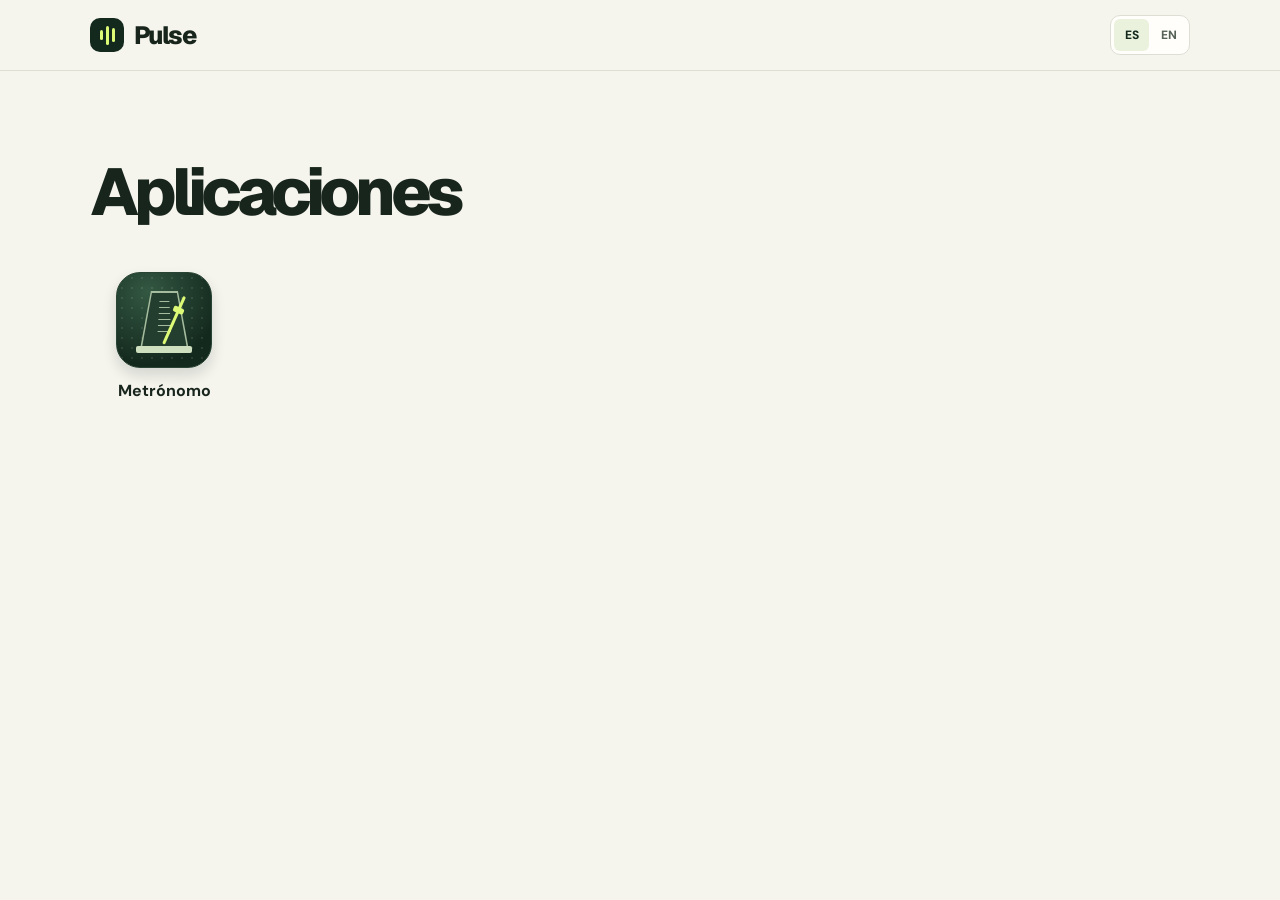
<file: index.html>
<!doctype html>
<html lang="es">
<head>
<meta charset="utf-8">
<meta name="viewport" content="width=device-width,initial-scale=1">
<meta name="theme-color" content="#f5f4ed">
<title>Pulse</title>
<link rel="preconnect" href="https://fonts.googleapis.com">
<link rel="preconnect" href="https://fonts.gstatic.com" crossorigin>
<link href="https://fonts.googleapis.com/css2?family=DM+Sans:wght@400;500;600;700&family=Geist:wght@400;600;700;800&display=swap" rel="stylesheet">
<link rel="stylesheet" href="navigation.css">
<style>
:root{color-scheme:light;--paper:#f5f4ed;--white:#fffefa;--ink:#18251c;--muted:#566256;--line:#dedfd4;--green:#14291e;--lime:#ddfa77;--soft:#eaf2dd}
*{box-sizing:border-box}
body{margin:0;min-height:100svh;background:var(--paper);color:var(--ink);font-family:"DM Sans",system-ui,sans-serif}
button{font:inherit;cursor:pointer}
.shell{width:min(1100px,calc(100% - 64px));margin:auto}
.mast{border-bottom:1px solid var(--line)}
.mast .shell{height:70px;display:flex;align-items:center;justify-content:space-between}
.brand{display:flex;align-items:center;gap:10px;font:800 25px Geist,system-ui,sans-serif;letter-spacing:-.065em}
.logo{width:34px;height:34px;display:flex;align-items:center;justify-content:center;gap:3px;border-radius:10px;background:var(--green)}
.logo i{width:3px;height:10px;border-radius:3px;background:var(--lime)}
.logo i:nth-child(2){height:19px}
.logo i:nth-child(3){height:14px}
main{padding:clamp(38px,8vw,86px) 0 64px}
h1{margin:0 0 32px;font:800 clamp(40px,7vw,66px)/1.05 Geist,system-ui,sans-serif;letter-spacing:-.075em}
.apps{display:grid;grid-template-columns:repeat(auto-fill,minmax(124px,1fr));gap:24px;max-width:840px;list-style:none;margin:0;padding:0}
.app-tile{display:grid;justify-items:center;gap:12px;width:100%;padding:14px 4px 12px;color:var(--ink);text-decoration:none;font-weight:700;border-radius:19px}
.app-tile:hover{background:#e9ecdf}
.app-icon{position:relative;isolation:isolate;overflow:hidden;display:grid;place-items:center;width:96px;aspect-ratio:1;border-radius:24px;border:1px solid #294433;background:radial-gradient(circle at 33% 20%,#335842,#14291e 74%);box-shadow:0 7px 14px #172a2226}
.app-icon::before{content:"";position:absolute;inset:0;background:radial-gradient(#f3fedf 1px,transparent 1px) 0 0/10px 10px;opacity:.10;z-index:-1}
.metronome-icon{position:relative;width:50px;height:62px;margin-top:3px}
.metronome-icon::before,.metronome-icon::after{content:"";position:absolute;inset:0;clip-path:polygon(23% 0,77% 0,100% 100%,0 100%)}
.metronome-icon::before{background:#a6bc9e}
.metronome-icon::after{inset:2px;background:#233d2e}
.dial-marks{position:absolute;z-index:1;top:10px;left:18px;width:14px;height:34px;background:repeating-linear-gradient(to bottom,#a6bc9e 0 1px,transparent 1px 6px);clip-path:polygon(15% 0,85% 0,100% 100%,0 100%)}
.pendulum{position:absolute;z-index:2;bottom:9px;left:23px;width:3px;height:52px;background:var(--lime);border-radius:3px;transform:rotate(24deg);transform-origin:bottom}
.pendulum::before{content:"";position:absolute;left:-4px;top:12px;width:11px;height:6px;border-radius:2px;background:var(--lime)}
.base{position:absolute;z-index:3;bottom:0;left:-3px;width:56px;height:7px;border-radius:2px;background:#cfe0c1}
@media(max-width:900px){.shell{width:calc(100% - 40px)}}
@media(max-width:690px){.shell{width:calc(100% - 28px)}.mast .shell{height:57px}.apps{grid-template-columns:repeat(auto-fill,minmax(100px,1fr));gap:10px}.app-icon{width:80px;border-radius:20px}.metronome-icon{scale:.85}}
</style>
</head>
<body>
<header class="mast">
  <div class="shell">
    <a class="brand" href="index.html" data-page="index.html" data-i18n-label="home" aria-label="Inicio de Pulse"><span class="logo" aria-hidden="true"><i></i><i></i><i></i></span>Pulse</a>
    <div class="languages" role="group" aria-label="Idioma" data-i18n-label="language">
      <button type="button" data-language="es" lang="es" aria-label="Español" aria-pressed="true">ES</button>
      <button type="button" data-language="en" lang="en" aria-label="English" aria-pressed="false">EN</button>
    </div>
  </div>
</header>
<main class="shell">
  <h1 data-i18n="tools">Aplicaciones</h1>
  <ul class="apps">
    <li>
      <a class="app-tile" href="metronome.html" data-page="metronome.html">
        <span class="app-icon" aria-hidden="true"><span class="metronome-icon"><i class="dial-marks"></i><i class="pendulum"></i><i class="base"></i></span></span>
        <span data-i18n="metronome">Metrónomo</span>
      </a>
    </li>
  </ul>
</main>
<script src="i18n.js"></script>
<script>initLanguage();</script>
</body>
</html>
</file>
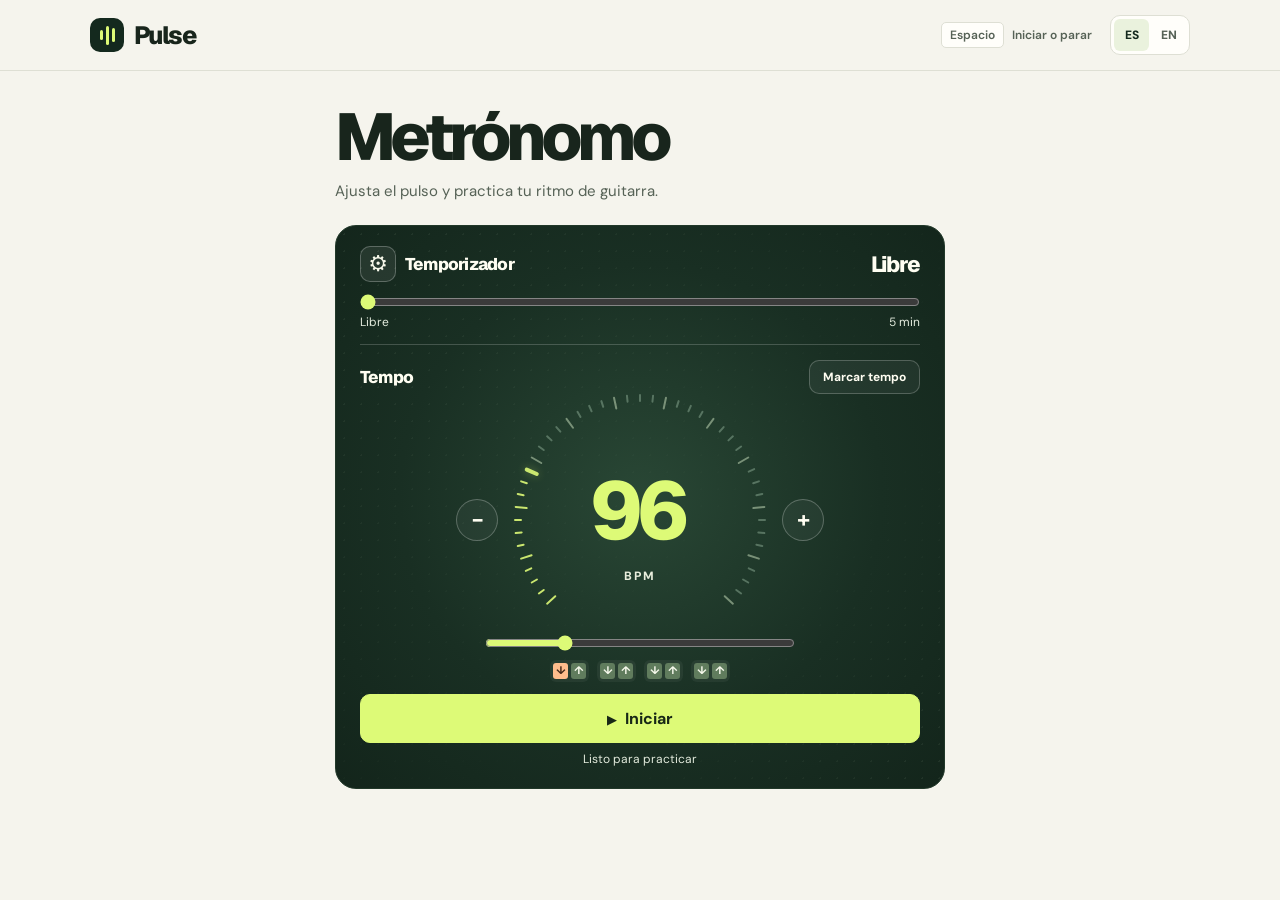
<file: metronome.html>
<!doctype html>
<html lang="es">
<head>
<meta charset="utf-8">
<meta name="viewport" content="width=device-width,initial-scale=1">
<meta name="theme-color" content="#f5f4ed">
<title>Pulse — Metrónomo</title>
<link rel="stylesheet" href="navigation.css">
<link rel="preconnect" href="https://fonts.googleapis.com">
<link rel="preconnect" href="https://fonts.gstatic.com" crossorigin>
<link href="https://fonts.googleapis.com/css2?family=DM+Sans:wght@400;500;600;700&family=Geist:wght@400;600;700;800&display=swap" rel="stylesheet">
<style>
:root{color-scheme:light;--paper:#f5f4ed;--white:#fffefa;--ink:#18251c;--muted:#566256;--line:#dedfd4;--green:#14291e;--lime:#ddfa77;--soft:#eaf2dd;--orange:#ffbd8c}
*{box-sizing:border-box}body{margin:0;background:var(--paper);color:var(--ink);font-family:"DM Sans",system-ui,sans-serif}button,input,select{font:inherit;color:inherit}button,select,input[type=range]{cursor:pointer}button:focus-visible,input:focus-visible,select:focus-visible{outline:3px solid #628633;outline-offset:3px}button{border:1px solid var(--line);background:var(--white);border-radius:10px;font-weight:700;transition:background .15s,color .15s,border-color .15s}button:hover{border-color:#839279}button:disabled{cursor:default;opacity:.55}h1,h2,p{margin:0}h1,h2,.brand{font-family:Geist,system-ui,sans-serif}h1{font-size:clamp(42px,6vw,66px);font-weight:800;letter-spacing:-.075em;line-height:1.07}h2{font-size:21px;letter-spacing:-.045em;font-weight:800}.shell{width:min(1100px,calc(100% - 64px));margin:auto}.mast{border-bottom:1px solid var(--line)}.mast .shell{height:70px;display:flex;justify-content:space-between;align-items:center}.brand{font-weight:800;font-size:25px;letter-spacing:-.065em;display:flex;align-items:center;gap:10px}.logo{width:34px;height:34px;background:var(--green);border-radius:10px;display:flex;align-items:center;justify-content:center;gap:3px}.logo i{width:3px;border-radius:3px;height:10px;background:var(--lime)}.logo i:nth-child(2){height:19px}.logo i:nth-child(3){height:14px}.key{font-size:12px;color:var(--muted);font-weight:600;display:flex;gap:8px;align-items:center}kbd{font:inherit;background:var(--white);border:1px solid var(--line);border-radius:5px;padding:4px 8px}
main{padding:31px 0 42px}.intro{margin-bottom:24px}.intro p{margin-top:8px;color:var(--muted);font-size:15px}.card{background:var(--white);border:1px solid var(--line);border-radius:21px;padding:20px}.tempo{position:relative;isolation:isolate;overflow:hidden;background:radial-gradient(ellipse at 50% 48%,#294735 0%,#192f23 56%,#13251b 100%);color:#fffef2;border:1px solid #213829;display:flex;flex-direction:column;justify-content:space-between;padding:20px 24px}.tempo:before{content:"";position:absolute;inset:0;z-index:-1;background-image:radial-gradient(#ecffda 1px,transparent 1px);background-size:17px 17px;opacity:.065;mask-image:linear-gradient(135deg,#000,transparent 67%,#000)}.tempo header,.card header,.rhythm-head{display:flex;justify-content:space-between;align-items:center;gap:12px}.tempo h2{font-size:17px}.tap{padding:8px 13px;background:#ffffff0d;border-color:#ffffff38;color:#fffef2;font-size:12px}.tap:hover{background:#ffffff1a}.dial-row{display:flex;align-items:center;justify-content:center;gap:16px}.dial{width:252px;aspect-ratio:1;position:relative;display:grid;place-items:center;flex-shrink:0}.ring{position:absolute;inset:0;pointer-events:none}.tick{position:absolute;left:calc(50% - 1px);top:0;width:2px;height:100%;transform:rotate(var(--angle))}.tick:before{content:"";display:block;height:8px;background:#73927d;border-radius:2px;opacity:.66}.tick.major:before{height:13px;background:#a7bea0}.tick.passed:before{background:var(--lime);opacity:.9}.tick.current:before{height:15px;width:4px;margin-left:-1px;box-shadow:0 0 9px #ddfa7760}.dial-value{text-align:center;margin-top:3px;position:relative}.dial-value input{width:174px;text-align:center;display:block;border:0;border-radius:12px;background:transparent;color:var(--lime);font-family:Geist,sans-serif;font-size:81px;font-weight:800;letter-spacing:-.095em;line-height:1;padding:0 8px 0 0;appearance:textfield;cursor:text}.dial-value input::-webkit-inner-spin-button,.dial-value input::-webkit-outer-spin-button{appearance:none;margin:0}.dial-value span{display:block;font-size:12px;font-weight:800;letter-spacing:.17em;color:#e8eddc;margin-top:5px}.step{width:42px;height:42px;flex-shrink:0;border-radius:50%;background:#ffffff0b;border-color:#ffffff40;color:#fffef2;font-size:23px;line-height:1}.step:hover{background:#ffffff20}.tempo-range{display:block;width:min(310px,100%);margin:-10px auto 18px;accent-color:var(--lime);height:14px}.play{background:var(--lime);border-color:var(--lime);color:#172716;width:100%;padding:13px;font-size:16px;min-height:49px}.play:hover{background:#edffa9;border-color:#edffa9}.play-icon{display:inline-block;margin-right:8px;font-size:13px}.card label.title,.label{display:block;font-size:12px;font-weight:700;color:var(--muted);margin-bottom:6px}.config{display:grid;grid-template-columns:1fr 1.25fr;gap:12px;margin-top:15px}select{width:100%;min-height:38px;border:1px solid var(--line);border-radius:9px;background:#f7f8f2;padding:4px 8px;font-weight:700;font-size:14px}.quick{display:grid;grid-auto-flow:column;grid-auto-columns:1fr;gap:5px}.quick button{min-height:33px;font-size:12px;padding:4px;white-space:nowrap}.quick button[aria-pressed=true]{background:var(--soft);border-color:#a8ba96;color:#284220}.count{margin-top:13px}.time{font-size:22px;font-family:Geist,sans-serif;font-weight:800;letter-spacing:-.05em;font-variant-numeric:tabular-nums}.sound-row{display:grid;grid-template-columns:minmax(90px,.8fr) 1fr auto;align-items:end;gap:10px;margin-top:9px}.sound-row select{min-height:33px}.volume{width:100%;accent-color:#365b36;height:18px;margin:0 0 7px;display:block}.mute{font-size:11px;min-height:33px;padding:4px 8px}.rhythm{margin-top:16px}.rhythm-head{align-items:flex-start}.rhythm-head p{font-size:13px;color:var(--muted);margin-top:4px}.rhythm-head select{width:auto;min-height:34px}.pattern{display:grid;grid-template-columns:repeat(var(--groups),minmax(0,1fr));gap:10px;margin-top:14px}.beat{display:grid;gap:4px;grid-template-columns:repeat(var(--sub),minmax(0,1fr));background:#f2f4eb;padding:5px;border-radius:11px}.cell{position:relative;min-width:0;min-height:47px;padding:3px 1px;display:grid;align-content:center;justify-items:center;gap:1px;background:#fffefa;color:#4f624f;border-color:#e0e4d8;border-radius:7px}.cell .count-label{font-size:10px;font-weight:800}.cell .stroke{font-size:19px;line-height:1}.cell[data-mode=2]{background:var(--orange);color:#452918;border-color:#f2a875}.cell[data-mode=0]{background:transparent;border-style:dashed;color:#5f6a5c}.cell.active{outline:2px solid #33592b;outline-offset:-2px;background:var(--lime);color:#1b321b}.legend{display:flex;flex-wrap:wrap;gap:6px 15px;align-items:center;font-size:11px;color:var(--muted);margin-top:10px}.legend b{color:var(--ink);font-size:15px;margin-right:3px}.legend .accent{color:#884718}.status{color:#e3ebdd;font-size:12px;text-align:center;margin-top:8px;min-height:17px}.sr{position:absolute;width:1px;height:1px;overflow:hidden;clip-path:inset(50%);white-space:nowrap}
@media(max-width:900px){.shell{width:calc(100% - 40px)}.dial-row{gap:9px}.dial{width:215px}.dial-value input{font-size:70px;width:151px}.tempo,.card{padding:16px}.pattern{grid-template-columns:repeat(var(--compact),minmax(0,1fr))}}
@media(max-width:690px){.shell{width:calc(100% - 28px)}.mast .shell{height:57px}.key{display:none}main{padding-top:22px}.intro{margin-bottom:17px}.dial{width:231px}.tempo-range{margin-top:-8px}.rhythm{margin-top:12px}.rhythm-head{flex-wrap:wrap}.pattern{grid-template-columns:repeat(var(--mobile),minmax(0,1fr));gap:6px}.beat{padding:4px}.cell{min-height:42px}}
@media(max-width:360px){.dial{width:191px}.dial-value input{font-size:60px;width:135px}.step{width:35px;height:35px}.quick button{font-size:11px}}
.cell[data-mode="0"].active{background:#d6ddd1;color:#3e4e3e;outline-color:#788876}
.tempo .tempo-range{margin-bottom:10px}
.pattern-preview{display:flex;flex-wrap:wrap;justify-content:center;gap:5px 8px;max-width:100%;margin:0 auto 12px}
.preview-beat{display:flex;gap:3px;padding:3px;background:#ffffff0c;border-radius:6px}
.preview-step{display:grid;place-items:center;width:15px;height:16px;border-radius:3px;background:#607c5d;color:#f5f8eb;font-size:11px;font-weight:800;line-height:1}
.preview-step[data-mode="0"]{background:#394741;color:#9aa59f}
.preview-step[data-mode="2"]{background:var(--orange);color:#452918}
.preview-step.active{background:var(--lime);color:#1b321b;box-shadow:0 0 0 1px #efffb6}
.preview-step[data-mode="0"].active{background:#66746c;color:#e3e8e3;box-shadow:0 0 0 1px #8f9c93}
.pattern[data-custom="true"] .cell{min-height:57px}
.pattern[data-custom="true"] .cell[data-mode="1"]:not(.active){background:#ddedc7;border-color:#88a575;color:#294724}
.pattern[data-custom="true"] .cell[data-mode="0"]:not(.active){background:#edf0e9;border-color:#a8b2a1;color:#586454}
.cell::after{display:none;content:attr(data-symbol);font-size:11px;line-height:1;font-weight:800}
.pattern[data-custom="true"] .cell::after{display:block}
.drum-control{display:flex;align-items:center;gap:8px;margin-top:13px;font-size:13px;font-weight:700;cursor:pointer}
.drum-control input{width:17px;height:17px;margin:0;accent-color:#365b36;cursor:pointer}
.save-row{display:flex;flex-wrap:wrap;align-items:center;gap:10px;margin-top:12px}
.save-row[hidden]{display:none}
.save-row button{padding:7px 11px;background:var(--soft);border-color:#a8ba96;font-size:13px}
.save-row span{color:var(--muted);font-size:12px}
.session-timer{margin-bottom:15px;padding-bottom:14px;border-bottom:1px solid #ffffff30}
.session-timer header{margin-bottom:8px}
.duration-range{display:block;width:100%;height:24px;margin:0;accent-color:var(--lime)}
.duration-range:disabled{cursor:default;opacity:.6}
.duration-scale{display:flex;justify-content:space-between;color:#e3ebdd;font-size:12px}
.count-card .quick{margin-top:12px}
main.shell{max-width:610px}
.timer-title{display:flex;align-items:center;gap:9px}
.settings-button{display:grid;place-items:center;width:36px;height:36px;padding:0;background:#ffffff13;color:#f7f8ea;border-color:#ffffff40}
.settings-button span{font-size:22px;line-height:1}
.settings-button:hover{background:#ffffff26;border-color:#ffffff80}
.settings{width:min(740px,calc(100% - 28px));max-width:none;max-height:calc(100% - 28px);padding:20px;border:1px solid var(--line);border-radius:21px;background:var(--paper);color:var(--ink);box-shadow:0 18px 70px #101d1850;overscroll-behavior:contain}
.settings::backdrop{background:#101e17a6}
.settings-header{display:flex;justify-content:space-between;align-items:center;gap:12px;margin-bottom:14px}
.settings-header h2{font-size:27px}
.settings-close{padding:8px 13px;font-size:13px}
.settings-grid{display:grid;grid-template-columns:repeat(2,minmax(0,1fr));gap:12px}
.settings .card{padding:16px}
.settings-sound{grid-column:1/-1}
@media(max-width:630px){.settings{padding:14px}.settings-grid{grid-template-columns:1fr}.settings .card{padding:13px}}
@media(prefers-reduced-motion:reduce){button{transition:none}}
</style>
</head>
<body>
<header class="mast">
  <div class="shell">
    <a class="brand" href="index.html" data-page="index.html" data-i18n-label="home" aria-label="Inicio de Pulse"><span class="logo" aria-hidden="true"><i></i><i></i><i></i></span>Pulse</a>
    <div class="header-controls">
    <span class="key"><kbd data-i18n="space">Espacio</kbd><span data-i18n="shortcut">Iniciar o parar</span></span>
    <div class="languages" role="group" aria-label="Idioma" data-i18n-label="language">
      <button type="button" data-language="es" lang="es" aria-label="Español" aria-pressed="true">ES</button>
      <button type="button" data-language="en" lang="en" aria-label="English" aria-pressed="false">EN</button>
    </div>
    </div>
  </div>
</header>
<main class="shell">
<div class="intro"><h1 data-i18n="metronome">Metrónomo</h1><p data-i18n="practice">Ajusta el pulso y practica tu ritmo de guitarra.</p></div>
<section class="tempo card" aria-labelledby="tempo-heading">
<div class="session-timer" role="group" aria-labelledby="timer-heading">
<header><div class="timer-title"><button type="button" class="settings-button" id="open-settings" aria-label="Abrir configuración" data-i18n-label="openSettings" aria-haspopup="dialog" aria-controls="settings"><span aria-hidden="true">⚙</span></button><h2 id="timer-heading" data-i18n="timer">Temporizador</h2></div><output class="time" id="remaining" for="duration-range" aria-label="Tiempo restante" data-i18n-label="remaining" aria-live="off">Libre</output></header>
<input type="range" class="duration-range" id="duration-range" min="0" max="300" step="15" value="0" aria-label="Duración de la sesión" data-i18n-label="duration" aria-valuetext="Libre">
<div class="duration-scale" aria-hidden="true"><span data-i18n="free">Libre</span><span>5 min</span></div>
</div>
<header><h2 id="tempo-heading" data-i18n="tempo">Tempo</h2><button class="tap" id="tap" data-i18n="tap">Marcar tempo</button></header>
<div class="dial-row"><button class="step" id="slower" aria-label="Bajar un BPM" data-i18n-label="slower">−</button><div class="dial"><div class="ring" id="ring" aria-hidden="true"></div><label class="dial-value"><input type="number" id="bpm" min="30" max="300" inputmode="numeric" value="96" aria-label="Tempo en BPM" data-i18n-label="bpm"><span aria-hidden="true">BPM</span></label></div><button class="step" id="faster" aria-label="Subir un BPM" data-i18n-label="faster">+</button></div>
<input type="range" id="tempo-range" class="tempo-range" min="30" max="300" value="96" aria-label="Ajustar el tempo" data-i18n-label="adjustTempo">
<div id="pattern-preview" class="pattern-preview" aria-hidden="true"></div>
<button id="play" class="play"><span class="play-icon" aria-hidden="true">▶</span><span data-i18n="start">Iniciar</span></button>
<p id="status" class="status" role="status" data-i18n="ready">Listo para practicar</p>
</section>
</main>
<dialog id="settings" class="settings" aria-labelledby="settings-heading">
<header class="settings-header">
<h2 id="settings-heading" data-i18n="settings">Configuración</h2>
<form method="dialog"><button class="settings-close" autofocus data-i18n="close">Cerrar</button></form>
</header>
<div class="settings-grid">
<section class="card" aria-labelledby="time-signature-heading">
<header><h2 id="time-signature-heading" data-i18n="meterAndSubdivision">Compás y subdivisión</h2></header>
<div class="config">
<label><span class="title" data-i18n="meter">Compás</span><select id="meter"><option>2/4</option><option>3/4</option><option selected>4/4</option><option>5/4</option><option>7/4</option><option>6/8</option><option>7/8</option><option>9/8</option><option>12/8</option></select></label>
<label><span class="title" data-i18n="subdivision">Subdivisión</span><select id="division"><option value="1">Un clic por pulso</option><option value="2" selected>Dos por pulso</option><option value="3">Tres por pulso</option><option value="4">Cuatro por pulso</option></select></label>
</div>
</section>
<section class="card count-card" aria-labelledby="count-heading">
<h2 id="count-heading" data-i18n="countIn">Cuenta de entrada</h2>
<div class="quick" id="counts" role="group" aria-label="Cuenta de entrada" data-i18n-label="countIn"><button data-value="0" aria-pressed="false" data-i18n="noCount">Sin cuenta</button><button data-value="3" aria-pressed="false" data-i18n="threeBeats">3 pulsos</button><button data-value="4" aria-pressed="true" data-i18n="fourBeats">4 pulsos</button></div>
</section>
<section class="card settings-sound" aria-labelledby="sound-heading">
<header><h2 id="sound-heading" data-i18n="sound">Sonido</h2></header>
<div class="sound-row"><label><span class="sr" data-i18n="tone">Timbre</span><select id="tone"><option value="wood" data-i18n="wood">Madera</option><option value="click" data-i18n="click">Clic</option><option value="digital" data-i18n="digital">Digital</option></select></label><label><span class="sr" data-i18n="volume">Volumen</span><input id="volume" type="range" min="0" max="100" value="67" class="volume"></label><button id="mute" class="mute" aria-pressed="false" data-i18n="mute">Silenciar</button></div>
<label class="drum-control"><input id="drums" type="checkbox"> <span data-i18n="drums">Batería de acompañamiento</span></label>
</section>
</div>
<section class="card rhythm" aria-labelledby="rhythm-heading">
<div class="rhythm-head"><div><h2 id="rhythm-heading" data-i18n="pattern">Patrón de guitarra</h2><p data-i18n="patternHelp">Toca una casilla para alternar entre clic, acento y silencio.</p></div>
<label><span class="sr" data-i18n="preset">Patrón predefinido</span><select id="preset"><option value="all" data-i18n="all">Todos los golpes</option><option value="down" data-i18n="downOnly">Solo púa ↓</option><option value="up" data-i18n="upOnly">Solo contrapúa ↑</option><option value="custom" data-i18n="custom">Personalizado</option></select></label></div>
<div id="pattern" class="pattern"></div>
<div class="save-row" id="save-row" hidden><button id="save-pattern" data-i18n="save">Guardar patrón</button><span id="save-status" role="status"></span></div>
<div class="legend"><span><b>↓</b> <span data-i18n="downstroke">Púa</span></span><span><b>↑</b> <span data-i18n="upstroke">Contrapúa</span></span><span><b>✓</b> <span data-i18n="click">Clic</span></span><span><b class="accent">●</b> <span data-i18n="accent">Acento</span></span><span><b>−</b> <span data-i18n="silence">Silencio</span></span></div>
</section>
</dialog>
<script src="i18n.js"></script>
<script>
const $ = id => document.getElementById(id);
const bpmInput = $('bpm');
const slider = $('tempo-range');
const status = $('status');
const remaining = $('remaining');
const durationRange = $('duration-range');
const playButton = $('play');
const settings = $('settings');
const ticks = Array.from({length: 45}, (_, index) => {
  const tick = document.createElement('i');
  tick.className = 'tick' + (index % 4 === 0 ? ' major' : '');
  tick.style.setProperty('--angle', (index * 6 - 132) + 'deg');
  $('ring').append(tick);
  return tick;
});
let bpm = 96;
let duration = 0;
let countIn = 4;
let lastTap = 0;
let tapIntervals = [];
let modes = [];
let cells = [];
let previewSteps = [];
const patternDrafts = new Map();
const patternStorageKey = 'pulso.patterns.v1';
let savedPatterns = {};
try {
  const stored = JSON.parse(localStorage.getItem(patternStorageKey));
  if (stored && typeof stored === 'object' && !Array.isArray(stored)) savedPatterns = stored;
} catch {
  // The pattern editor also works when browser storage is unavailable.
}
let audio;
let output;
let drumNoise;
let session;
let startRequest = 0;
let activeStep;

function setTempo(raw) {
  if (raw !== '' && Number.isFinite(Number(raw))) {
    bpm = Math.max(30, Math.min(300, Math.round(Number(raw))));
  }
  bpmInput.value = slider.value = bpm;
  const position = Math.round((bpm - 30) / 270 * (ticks.length - 1));
  ticks.forEach((tick, index) => {
    tick.classList.toggle('passed', index <= position);
    tick.classList.toggle('current', index === position);
  });
}
function pulseCount() {
  const meter = $('meter').value;
  return {'6/8': 2, '9/8': 3, '12/8': 4}[meter] ?? Number(meter.split('/')[0]);
}
function isCompoundMeter() {
  return ['6/8', '9/8', '12/8'].includes($('meter').value);
}
function subdivisionLabels() {
  const meter = $('meter').value;
  const labels = [t('onePerBeat'), t('eighth'), t('triplets'), t('sixteenth')];
  if (isCompoundMeter()) {
    labels.splice(1, 3, t('twoPerBeat'), t('compoundEighth'), t('fourPerBeat'));
  }
  if (meter === '7/8') labels.splice(1, 3, t('sixteenthPair'), t('threePerBeat'), t('thirtySecond'));
  Array.from($('division').options).forEach((option, index) => option.text = labels[index]);
}
function setCell(index, mode) {
  modes[index] = mode;
  cells[index].dataset.mode = mode;
  previewSteps[index].dataset.mode = mode;
  cells[index].dataset.symbol = ['−', '✓', '●'][mode];
  labelCell(index);
}
function labelCell(index) {
  const cell = cells[index];
  const sub = Number($('division').value);
  cell.setAttribute('aria-label', t('step', {
    beat: Math.floor(index / sub) + 1,
    slot: index % sub + 1,
    direction: t(cell.dataset.direction).toLocaleLowerCase(pulseLanguage),
    sound: t(['silence', 'click', 'accent'][modes[index]]).toLocaleLowerCase(pulseLanguage)
  }));
}
function labelPattern() {
  const sub = Number($('division').value);
  const ternary = pulseLanguage === 'es' ? ['la', 'li'] : isCompoundMeter() ? ['&', 'a'] : ['trip', 'let'];
  const syllables = {2: ['&'], 3: ternary, 4: ['e', '&', 'a']};
  cells.forEach((cell, index) => {
    const slot = index % sub;
    cell.firstElementChild.textContent = slot ? syllables[sub][slot - 1] : Math.floor(index / sub) + 1;
    labelCell(index);
  });
}
function showActiveStep(index) {
  cells[activeStep]?.classList.remove('active');
  previewSteps[activeStep]?.classList.remove('active');
  activeStep = index;
  cells[index]?.classList.add('active');
  previewSteps[index]?.classList.add('active');
}
function patternKey() {
  return $('meter').value + ':' + $('division').value;
}
function syncPatternEditor(message = '') {
  const custom = $('preset').value === 'custom';
  $('pattern').dataset.custom = String(custom);
  $('save-row').hidden = !custom;
  setCopy($('save-status'), custom ? message : '');
}
function renderPattern() {
  const pulses = pulseCount();
  const sub = Number($('division').value);
  const preset = $('preset');
  const key = patternKey();
  const stored = savedPatterns[key];
  const saved = Array.isArray(stored) && stored.length === pulses * sub
    && stored.every(mode => mode === 0 || mode === 1 || mode === 2) ? stored : undefined;
  const draft = patternDrafts.get(key);
  const customModes = preset.value === 'custom' ? draft ?? saved ?? Array(pulses * sub).fill(0) : undefined;
  syncPatternEditor(draft ? 'unsaved' : saved ? 'saved' : '');
  const pattern = $('pattern');
  const preview = $('pattern-preview');
  pattern.replaceChildren();
  preview.replaceChildren();
  pattern.style.setProperty('--groups', pulses);
  pattern.style.setProperty('--compact', pulses <= 4 ? pulses : Math.ceil(pulses / 2));
  pattern.style.setProperty('--mobile', pulses === 3 ? 3 : 2);
  modes = [];
  cells = [];
  previewSteps = [];
  for (let beat = 0; beat < pulses; beat++) {
    const group = document.createElement('div');
    group.className = 'beat';
    group.style.setProperty('--sub', sub);
    const previewBeat = document.createElement('div');
    previewBeat.className = 'preview-beat';
    for (let slot = 0; slot < sub; slot++) {
      const index = beat * sub + slot;
      const upstroke = sub > 1 && (sub === 3 ? index % 2 === 1 : slot % 2 === 1);
      const cell = document.createElement('button');
      cell.className = 'cell';
      cell.dataset.direction = upstroke ? 'upstroke' : 'downstroke';
      const countLabel = document.createElement('span');
      countLabel.className = 'count-label';
      const stroke = document.createElement('span');
      stroke.className = 'stroke';
      stroke.textContent = upstroke ? '↑' : '↓';
      cell.append(countLabel, stroke);
      cells.push(cell);
      const previewStep = document.createElement('span');
      previewStep.className = 'preview-step';
      previewStep.textContent = stroke.textContent;
      previewSteps.push(previewStep);
      previewBeat.append(previewStep);
      const audible = preset.value === 'up' ? upstroke : preset.value !== 'down' || !upstroke;
      setCell(index, customModes?.[index] ?? (audible ? (index === 0 ? 2 : 1) : 0));
      cell.addEventListener('click', () => {
        setCell(index, (modes[index] + 1) % 3);
        preset.value = 'custom';
        patternDrafts.set(key, modes.slice());
        syncPatternEditor('unsaved');
      });
      group.append(cell);
    }
    pattern.append(group);
    preview.append(previewBeat);
  }
  labelPattern();
  showActiveStep(activeStep);
}
function formatTime(seconds) {
  return Math.floor(seconds / 60) + ':' + String(seconds % 60).padStart(2, '0');
}
function labelDuration() {
  durationRange.setAttribute('aria-valuetext', duration ? t('seconds', {seconds: duration}) : t('free'));
}
function changeVolume() {
  if (output) output.gain.setTargetAtTime($('mute').getAttribute('aria-pressed') === 'true' ? 0 : Number($('volume').value) / 100, audio.currentTime, .012);
}
function clickAt(time, strength) {
  if (!strength) return;
  const options = {wood: ['sine', 820, .051], click: ['triangle', 1100, .026], digital: ['square', 520, .044]};
  const [type, frequency, decay] = options[$('tone').value];
  const oscillator = audio.createOscillator();
  const envelope = audio.createGain();
  oscillator.type = type;
  oscillator.frequency.setValueAtTime(frequency * (strength === 2 ? 1.54 : strength === 3 ? .73 : 1), time);
  if (type === 'sine') oscillator.frequency.exponentialRampToValueAtTime(frequency * .49, time + decay);
  envelope.gain.setValueAtTime(.001, time);
  envelope.gain.exponentialRampToValueAtTime(strength === 2 ? .38 : strength === 3 ? .11 : .22, time + .003);
  envelope.gain.exponentialRampToValueAtTime(.001, time + decay);
  oscillator.connect(envelope);
  envelope.connect(output);
  oscillator.start(time);
  oscillator.stop(time + decay);
}
function drumHit(time, instrument) {
  const [peak, decay] = {
    kick: [.50, .14],
    snare: [.23, .095],
    hat: [.085, .034]
  }[instrument];
  const envelope = audio.createGain();
  envelope.gain.setValueAtTime(peak, time);
  envelope.gain.exponentialRampToValueAtTime(.001, time + decay);
  envelope.connect(output);

  let source;
  if (instrument === 'kick') {
    source = audio.createOscillator();
    source.frequency.setValueAtTime(145, time);
    source.frequency.exponentialRampToValueAtTime(46, time + .075);
    source.connect(envelope);
  } else {
    if (!drumNoise) {
      drumNoise = audio.createBuffer(1, Math.ceil(audio.sampleRate * .12), audio.sampleRate);
      const samples = drumNoise.getChannelData(0);
      for (let i = 0; i < samples.length; i++) samples[i] = Math.random() * 2 - 1;
    }
    const filter = audio.createBiquadFilter();
    filter.type = instrument === 'hat' ? 'highpass' : 'bandpass';
    filter.frequency.value = instrument === 'hat' ? 7000 : 1650;
    filter.Q.value = .7;
    source = audio.createBufferSource();
    source.buffer = drumNoise;
    source.connect(filter);
    filter.connect(envelope);
  }
  source.start(time);
  source.stop(time + decay);
}
function drumAt(time, index, sub) {
  const beat = Math.floor(index / sub);
  const slot = index % sub;
  if (slot === 0) drumHit(time, beat % 2 === 0 ? 'kick' : 'snare');
  if (slot === 0 || slot === Math.floor(sub / 2)) drumHit(time, 'hat');
}
function setTransport(running) {
  playButton.firstElementChild.textContent = running ? '■' : '▶';
  setCopy(playButton.lastElementChild, running ? 'stop' : 'start');
  durationRange.disabled = running;
  document.querySelectorAll('#counts button, #meter, #division').forEach(control => control.disabled = running);
}
function stop(finished = false) {
  startRequest++;
  if (session) {
    clearInterval(session.scheduler);
    cancelAnimationFrame(session.frame);
  }
  session = undefined;
  if (output) { output.disconnect(); output = undefined; }
  showActiveStep(undefined);
  setTransport(false);
  setCopy(status, finished ? 'finished' : 'ready');
  remaining.textContent = duration ? formatTime(finished ? 0 : duration) : t('free');
}
function schedule() {
  const now = audio.currentTime;
  const current = session;
  const beatLength = 60 / bpm;
  const sub = Number($('division').value);
  if (current.next < now) current.next = now + .01;
  while (current.next < now + .10) {
    const time = current.next;
    if (current.counted < countIn) {
      clickAt(time, current.counted === 0 ? 2 : 1);
      current.events.push({time, count: ++current.counted});
      current.next += beatLength;
      continue;
    }
    if (current.first === undefined) {
      current.first = time;
      current.end = duration ? time + duration : Infinity;
    }
    if (time >= current.end) break;
    const index = current.index++ % modes.length;
    const mode = modes[index];
    clickAt(time, mode === 1 && index % sub !== 0 ? 3 : mode);
    if ($('drums').checked) drumAt(time, index, sub);
    current.events.push({time, index});
    current.next += beatLength / sub;
  }
  if (now >= current.end) stop(true);
}
function animate() {
  const current = session;
  const now = audio.currentTime;
  while (current.events.length && current.events[0].time <= now) {
    const event = current.events.shift();
    if (event.count) {
      setCopy(status, 'countProgress', {current: event.count, total: countIn});
    } else {
      if (status.dataset.i18n !== 'playing') setCopy(status, 'playing');
      showActiveStep(event.index);
    }
  }
  if (duration && now >= current.first) {
    const time = formatTime(Math.max(0, Math.ceil(current.end - now)));
    if (remaining.textContent !== time) remaining.textContent = time;
  }
  current.frame = requestAnimationFrame(animate);
}
async function toggle() {
  if (session || playButton.dataset.starting) {
    stop();
    delete playButton.dataset.starting;
    return;
  }
  const request = ++startRequest;
  playButton.dataset.starting = String(request);
  try {
    audio ??= new (window.AudioContext || window.webkitAudioContext)();
    await audio.resume();
    if (request !== startRequest) return;
    output = audio.createGain();
    output.gain.value = 0;
    output.connect(audio.destination);
    changeVolume();
    session = {next: audio.currentTime + .06, counted: 0, index: 0, events: [], end: Infinity};
    setTransport(true);
    remaining.textContent = duration ? formatTime(duration) : t('free');
    setCopy(status, countIn ? 'prepare' : 'playing');
    schedule();
    session.scheduler = setInterval(schedule, 25);
    session.frame = requestAnimationFrame(animate);
  } catch {
    if (request === startRequest) {
      stop();
      setCopy(status, 'audioError');
    }
  } finally {
    if (playButton.dataset.starting === String(request)) delete playButton.dataset.starting;
  }
}
bpmInput.addEventListener('change', () => setTempo(bpmInput.value));
slider.addEventListener('input', () => setTempo(slider.value));
$('slower').addEventListener('click', () => setTempo(bpm - 1));
$('faster').addEventListener('click', () => setTempo(bpm + 1));
$('tap').addEventListener('click', () => {
  const now = performance.now();
  const interval = now - lastTap;
  if (!lastTap || interval > 2300) tapIntervals = [];
  else if (interval >= 150) {
    tapIntervals.push(interval);
    if (tapIntervals.length > 4) tapIntervals.shift();
    setTempo(60000 * tapIntervals.length / tapIntervals.reduce((a, b) => a + b));
  }
  lastTap = now;
});
$('meter').addEventListener('change', () => { subdivisionLabels(); renderPattern(); });
$('division').addEventListener('change', renderPattern);
$('preset').addEventListener('change', renderPattern);
$('save-pattern').addEventListener('click', () => {
  const key = patternKey();
  const updated = {...savedPatterns, [key]: modes.slice()};
  try {
    localStorage.setItem(patternStorageKey, JSON.stringify(updated));
    savedPatterns = updated;
    patternDrafts.delete(key);
    syncPatternEditor('saved');
  } catch {
    syncPatternEditor('saveError');
  }
});
durationRange.addEventListener('input', () => {
  duration = Number(durationRange.value);
  remaining.textContent = duration ? formatTime(duration) : t('free');
  labelDuration();
});
$('counts').addEventListener('click', event => {
  const selected = event.target.closest('button');
  if (!selected) return;
  $('counts').querySelectorAll('button').forEach(button => button.setAttribute('aria-pressed', String(button === selected)));
  countIn = Number(selected.dataset.value);
});
$('volume').addEventListener('input', changeVolume);
$('mute').addEventListener('click', event => {
  const muted = event.currentTarget.getAttribute('aria-pressed') === 'true';
  event.currentTarget.setAttribute('aria-pressed', String(!muted));
  setCopy(event.currentTarget, muted ? 'mute' : 'unmute');
  changeVolume();
});
$('open-settings').addEventListener('click', () => settings.showModal());
playButton.addEventListener('click', toggle);
window.addEventListener('keydown', event => {
  if (settings.open || event.code !== 'Space' || event.repeat || event.target.closest('a, input, button, select, textarea, [contenteditable]')) return;
  event.preventDefault();
  toggle();
});
setTempo(bpm);
renderPattern();
initLanguage(() => {
  document.title = 'Pulse — ' + t('metronome');
  subdivisionLabels();
  labelDuration();
  if (!duration) remaining.textContent = t('free');
  labelPattern();
});
</script>
</body>
</html>
</file>
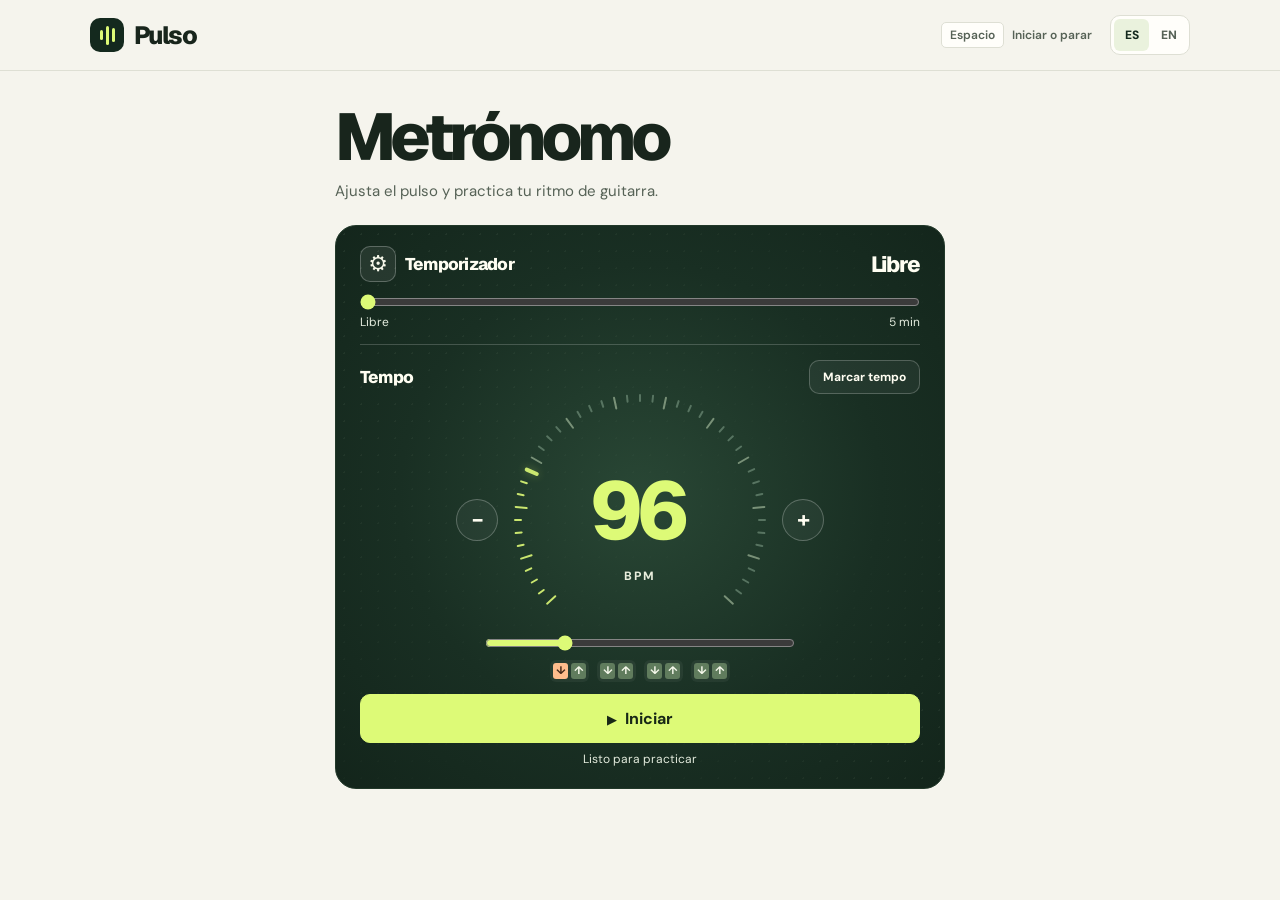
<file: Pulso.html>
<!doctype html>
<html lang="es">
<head>
<meta charset="utf-8">
<meta name="viewport" content="width=device-width,initial-scale=1">
<meta name="theme-color" content="#f5f4ed">
<title>Pulso — Metrónomo</title>
<link rel="stylesheet" href="barra.css">
<link rel="preconnect" href="https://fonts.googleapis.com">
<link rel="preconnect" href="https://fonts.gstatic.com" crossorigin>
<link href="https://fonts.googleapis.com/css2?family=DM+Sans:wght@400;500;600;700&family=Geist:wght@400;600;700;800&display=swap" rel="stylesheet">
<style>
:root{color-scheme:light;--paper:#f5f4ed;--white:#fffefa;--ink:#18251c;--muted:#566256;--line:#dedfd4;--green:#14291e;--lime:#ddfa77;--soft:#eaf2dd;--orange:#ffbd8c}
*{box-sizing:border-box}body{margin:0;background:var(--paper);color:var(--ink);font-family:"DM Sans",system-ui,sans-serif}button,input,select{font:inherit;color:inherit}button,select,input[type=range]{cursor:pointer}button:focus-visible,input:focus-visible,select:focus-visible{outline:3px solid #628633;outline-offset:3px}button{border:1px solid var(--line);background:var(--white);border-radius:10px;font-weight:700;transition:background .15s,color .15s,border-color .15s}button:hover{border-color:#839279}button:disabled{cursor:default;opacity:.55}h1,h2,p{margin:0}h1,h2,.brand{font-family:Geist,system-ui,sans-serif}h1{font-size:clamp(42px,6vw,66px);font-weight:800;letter-spacing:-.075em;line-height:1.07}h2{font-size:21px;letter-spacing:-.045em;font-weight:800}.shell{width:min(1100px,calc(100% - 64px));margin:auto}.mast{border-bottom:1px solid var(--line)}.mast .shell{height:70px;display:flex;justify-content:space-between;align-items:center}.brand{font-weight:800;font-size:25px;letter-spacing:-.065em;display:flex;align-items:center;gap:10px}.logo{width:34px;height:34px;background:var(--green);border-radius:10px;display:flex;align-items:center;justify-content:center;gap:3px}.logo i{width:3px;border-radius:3px;height:10px;background:var(--lime)}.logo i:nth-child(2){height:19px}.logo i:nth-child(3){height:14px}.key{font-size:12px;color:var(--muted);font-weight:600;display:flex;gap:8px;align-items:center}kbd{font:inherit;background:var(--white);border:1px solid var(--line);border-radius:5px;padding:4px 8px}
main{padding:31px 0 42px}.intro{margin-bottom:24px}.intro p{margin-top:8px;color:var(--muted);font-size:15px}.card{background:var(--white);border:1px solid var(--line);border-radius:21px;padding:20px}.tempo{position:relative;isolation:isolate;overflow:hidden;background:radial-gradient(ellipse at 50% 48%,#294735 0%,#192f23 56%,#13251b 100%);color:#fffef2;border:1px solid #213829;display:flex;flex-direction:column;justify-content:space-between;padding:20px 24px}.tempo:before{content:"";position:absolute;inset:0;z-index:-1;background-image:radial-gradient(#ecffda 1px,transparent 1px);background-size:17px 17px;opacity:.065;mask-image:linear-gradient(135deg,#000,transparent 67%,#000)}.tempo header,.card header,.rhythm-head{display:flex;justify-content:space-between;align-items:center;gap:12px}.tempo h2{font-size:17px}.tap{padding:8px 13px;background:#ffffff0d;border-color:#ffffff38;color:#fffef2;font-size:12px}.tap:hover{background:#ffffff1a}.dial-row{display:flex;align-items:center;justify-content:center;gap:16px}.dial{width:252px;aspect-ratio:1;position:relative;display:grid;place-items:center;flex-shrink:0}.ring{position:absolute;inset:0;pointer-events:none}.tick{position:absolute;left:calc(50% - 1px);top:0;width:2px;height:100%;transform:rotate(var(--angle))}.tick:before{content:"";display:block;height:8px;background:#73927d;border-radius:2px;opacity:.66}.tick.major:before{height:13px;background:#a7bea0}.tick.passed:before{background:var(--lime);opacity:.9}.tick.current:before{height:15px;width:4px;margin-left:-1px;box-shadow:0 0 9px #ddfa7760}.dial-value{text-align:center;margin-top:3px;position:relative}.dial-value input{width:174px;text-align:center;display:block;border:0;border-radius:12px;background:transparent;color:var(--lime);font-family:Geist,sans-serif;font-size:81px;font-weight:800;letter-spacing:-.095em;line-height:1;padding:0 8px 0 0;appearance:textfield;cursor:text}.dial-value input::-webkit-inner-spin-button,.dial-value input::-webkit-outer-spin-button{appearance:none;margin:0}.dial-value span{display:block;font-size:12px;font-weight:800;letter-spacing:.17em;color:#e8eddc;margin-top:5px}.step{width:42px;height:42px;flex-shrink:0;border-radius:50%;background:#ffffff0b;border-color:#ffffff40;color:#fffef2;font-size:23px;line-height:1}.step:hover{background:#ffffff20}.tempo-range{display:block;width:min(310px,100%);margin:-10px auto 18px;accent-color:var(--lime);height:14px}.play{background:var(--lime);border-color:var(--lime);color:#172716;width:100%;padding:13px;font-size:16px;min-height:49px}.play:hover{background:#edffa9;border-color:#edffa9}.play-icon{display:inline-block;margin-right:8px;font-size:13px}.card label.title,.label{display:block;font-size:12px;font-weight:700;color:var(--muted);margin-bottom:6px}.config{display:grid;grid-template-columns:1fr 1.25fr;gap:12px;margin-top:15px}select{width:100%;min-height:38px;border:1px solid var(--line);border-radius:9px;background:#f7f8f2;padding:4px 8px;font-weight:700;font-size:14px}.quick{display:grid;grid-auto-flow:column;grid-auto-columns:1fr;gap:5px}.quick button{min-height:33px;font-size:12px;padding:4px;white-space:nowrap}.quick button[aria-pressed=true]{background:var(--soft);border-color:#a8ba96;color:#284220}.count{margin-top:13px}.time{font-size:22px;font-family:Geist,sans-serif;font-weight:800;letter-spacing:-.05em;font-variant-numeric:tabular-nums}.sound-row{display:grid;grid-template-columns:minmax(90px,.8fr) 1fr auto;align-items:end;gap:10px;margin-top:9px}.sound-row select{min-height:33px}.volume{width:100%;accent-color:#365b36;height:18px;margin:0 0 7px;display:block}.mute{font-size:11px;min-height:33px;padding:4px 8px}.rhythm{margin-top:16px}.rhythm-head{align-items:flex-start}.rhythm-head p{font-size:13px;color:var(--muted);margin-top:4px}.rhythm-head select{width:auto;min-height:34px}.pattern{display:grid;grid-template-columns:repeat(var(--groups),minmax(0,1fr));gap:10px;margin-top:14px}.beat{display:grid;gap:4px;grid-template-columns:repeat(var(--sub),minmax(0,1fr));background:#f2f4eb;padding:5px;border-radius:11px}.cell{position:relative;min-width:0;min-height:47px;padding:3px 1px;display:grid;align-content:center;justify-items:center;gap:1px;background:#fffefa;color:#4f624f;border-color:#e0e4d8;border-radius:7px}.cell .count-label{font-size:10px;font-weight:800}.cell .stroke{font-size:19px;line-height:1}.cell[data-mode=2]{background:var(--orange);color:#452918;border-color:#f2a875}.cell[data-mode=0]{background:transparent;border-style:dashed;color:#5f6a5c}.cell.active{outline:2px solid #33592b;outline-offset:-2px;background:var(--lime);color:#1b321b}.legend{display:flex;flex-wrap:wrap;gap:6px 15px;align-items:center;font-size:11px;color:var(--muted);margin-top:10px}.legend b{color:var(--ink);font-size:15px;margin-right:3px}.legend .accent{color:#884718}.status{color:#e3ebdd;font-size:12px;text-align:center;margin-top:8px;min-height:17px}.sr{position:absolute;width:1px;height:1px;overflow:hidden;clip-path:inset(50%);white-space:nowrap}
@media(max-width:900px){.shell{width:calc(100% - 40px)}.dial-row{gap:9px}.dial{width:215px}.dial-value input{font-size:70px;width:151px}.tempo,.card{padding:16px}.pattern{grid-template-columns:repeat(var(--compact),minmax(0,1fr))}}
@media(max-width:690px){.shell{width:calc(100% - 28px)}.mast .shell{height:57px}.key{display:none}main{padding-top:22px}.intro{margin-bottom:17px}.dial{width:231px}.tempo-range{margin-top:-8px}.rhythm{margin-top:12px}.rhythm-head{flex-wrap:wrap}.pattern{grid-template-columns:repeat(var(--mobile),minmax(0,1fr));gap:6px}.beat{padding:4px}.cell{min-height:42px}}
@media(max-width:360px){.dial{width:191px}.dial-value input{font-size:60px;width:135px}.step{width:35px;height:35px}.quick button{font-size:11px}}
.cell[data-mode="0"].active{background:#d6ddd1;color:#3e4e3e;outline-color:#788876}
.tempo .tempo-range{margin-bottom:10px}
.pattern-preview{display:flex;flex-wrap:wrap;justify-content:center;gap:5px 8px;max-width:100%;margin:0 auto 12px}
.preview-beat{display:flex;gap:3px;padding:3px;background:#ffffff0c;border-radius:6px}
.preview-step{display:grid;place-items:center;width:15px;height:16px;border-radius:3px;background:#607c5d;color:#f5f8eb;font-size:11px;font-weight:800;line-height:1}
.preview-step[data-mode="0"]{background:#394741;color:#9aa59f}
.preview-step[data-mode="2"]{background:var(--orange);color:#452918}
.preview-step.active{background:var(--lime);color:#1b321b;box-shadow:0 0 0 1px #efffb6}
.preview-step[data-mode="0"].active{background:#66746c;color:#e3e8e3;box-shadow:0 0 0 1px #8f9c93}
.pattern[data-custom="true"] .cell{min-height:57px}
.pattern[data-custom="true"] .cell[data-mode="1"]:not(.active){background:#ddedc7;border-color:#88a575;color:#294724}
.pattern[data-custom="true"] .cell[data-mode="0"]:not(.active){background:#edf0e9;border-color:#a8b2a1;color:#586454}
.cell::after{display:none;content:attr(data-symbol);font-size:11px;line-height:1;font-weight:800}
.pattern[data-custom="true"] .cell::after{display:block}
.drum-control{display:flex;align-items:center;gap:8px;margin-top:13px;font-size:13px;font-weight:700;cursor:pointer}
.drum-control input{width:17px;height:17px;margin:0;accent-color:#365b36;cursor:pointer}
.save-row{display:flex;flex-wrap:wrap;align-items:center;gap:10px;margin-top:12px}
.save-row[hidden]{display:none}
.save-row button{padding:7px 11px;background:var(--soft);border-color:#a8ba96;font-size:13px}
.save-row span{color:var(--muted);font-size:12px}
.session-timer{margin-bottom:15px;padding-bottom:14px;border-bottom:1px solid #ffffff30}
.session-timer header{margin-bottom:8px}
.duration-range{display:block;width:100%;height:24px;margin:0;accent-color:var(--lime)}
.duration-range:disabled{cursor:default;opacity:.6}
.duration-scale{display:flex;justify-content:space-between;color:#e3ebdd;font-size:12px}
.count-card .quick{margin-top:12px}
main.shell{max-width:610px}
.timer-title{display:flex;align-items:center;gap:9px}
.settings-button{display:grid;place-items:center;width:36px;height:36px;padding:0;background:#ffffff13;color:#f7f8ea;border-color:#ffffff40}
.settings-button span{font-size:22px;line-height:1}
.settings-button:hover{background:#ffffff26;border-color:#ffffff80}
.settings{width:min(740px,calc(100% - 28px));max-width:none;max-height:calc(100% - 28px);padding:20px;border:1px solid var(--line);border-radius:21px;background:var(--paper);color:var(--ink);box-shadow:0 18px 70px #101d1850;overscroll-behavior:contain}
.settings::backdrop{background:#101e17a6}
.settings-header{display:flex;justify-content:space-between;align-items:center;gap:12px;margin-bottom:14px}
.settings-header h2{font-size:27px}
.settings-close{padding:8px 13px;font-size:13px}
.settings-grid{display:grid;grid-template-columns:repeat(2,minmax(0,1fr));gap:12px}
.settings .card{padding:16px}
.settings-sound{grid-column:1/-1}
@media(max-width:630px){.settings{padding:14px}.settings-grid{grid-template-columns:1fr}.settings .card{padding:13px}}
@media(prefers-reduced-motion:reduce){button{transition:none}}
</style>
</head>
<body>
<header class="mast">
  <div class="shell">
    <a class="brand" href="index.html" data-page="index.html" data-i18n-label="home" aria-label="Inicio de Pulso"><span class="logo" aria-hidden="true"><i></i><i></i><i></i></span>Pulso</a>
    <div class="header-controls">
    <span class="key"><kbd data-i18n="space">Espacio</kbd><span data-i18n="shortcut">Iniciar o parar</span></span>
    <div class="languages" role="group" aria-label="Idioma" data-i18n-label="language">
      <button type="button" data-language="es" lang="es" aria-label="Español" aria-pressed="true">ES</button>
      <button type="button" data-language="en" lang="en" aria-label="English" aria-pressed="false">EN</button>
    </div>
    </div>
  </div>
</header>
<main class="shell">
<div class="intro"><h1 data-i18n="metronome">Metrónomo</h1><p data-i18n="practice">Ajusta el pulso y practica tu ritmo de guitarra.</p></div>
<section class="tempo card" aria-labelledby="tempo-heading">
<div class="session-timer" role="group" aria-labelledby="timer-heading">
<header><div class="timer-title"><button type="button" class="settings-button" id="open-settings" aria-label="Abrir configuración" data-i18n-label="openSettings" aria-haspopup="dialog" aria-controls="settings"><span aria-hidden="true">⚙</span></button><h2 id="timer-heading" data-i18n="timer">Temporizador</h2></div><output class="time" id="remaining" for="duration-range" aria-label="Tiempo restante" data-i18n-label="remaining" aria-live="off">Libre</output></header>
<input type="range" class="duration-range" id="duration-range" min="0" max="300" step="15" value="0" aria-label="Duración de la sesión" data-i18n-label="duration" aria-valuetext="Libre">
<div class="duration-scale" aria-hidden="true"><span data-i18n="free">Libre</span><span>5 min</span></div>
</div>
<header><h2 id="tempo-heading" data-i18n="tempo">Tempo</h2><button class="tap" id="tap" data-i18n="tap">Marcar tempo</button></header>
<div class="dial-row"><button class="step" id="slower" aria-label="Bajar un BPM" data-i18n-label="slower">−</button><div class="dial"><div class="ring" id="ring" aria-hidden="true"></div><label class="dial-value"><input type="number" id="bpm" min="30" max="300" inputmode="numeric" value="96" aria-label="Tempo en BPM" data-i18n-label="bpm"><span aria-hidden="true">BPM</span></label></div><button class="step" id="faster" aria-label="Subir un BPM" data-i18n-label="faster">+</button></div>
<input type="range" id="tempo-range" class="tempo-range" min="30" max="300" value="96" aria-label="Ajustar el tempo" data-i18n-label="adjustTempo">
<div id="pattern-preview" class="pattern-preview" aria-hidden="true"></div>
<button id="play" class="play"><span class="play-icon" aria-hidden="true">▶</span><span data-i18n="start">Iniciar</span></button>
<p id="status" class="status" role="status" data-i18n="ready">Listo para practicar</p>
</section>
</main>
<dialog id="settings" class="settings" aria-labelledby="settings-heading">
<header class="settings-header">
<h2 id="settings-heading" data-i18n="settings">Configuración</h2>
<form method="dialog"><button class="settings-close" autofocus data-i18n="close">Cerrar</button></form>
</header>
<div class="settings-grid">
<section class="card" aria-labelledby="compas-heading">
<header><h2 id="compas-heading" data-i18n="meterAndSubdivision">Compás y subdivisión</h2></header>
<div class="config">
<label><span class="title" data-i18n="meter">Compás</span><select id="meter"><option>2/4</option><option>3/4</option><option selected>4/4</option><option>5/4</option><option>7/4</option><option>6/8</option><option>7/8</option><option>9/8</option><option>12/8</option></select></label>
<label><span class="title" data-i18n="subdivision">Subdivisión</span><select id="division"><option value="1">Un clic por pulso</option><option value="2" selected>Dos por pulso</option><option value="3">Tres por pulso</option><option value="4">Cuatro por pulso</option></select></label>
</div>
</section>
<section class="card count-card" aria-labelledby="count-heading">
<h2 id="count-heading" data-i18n="countIn">Cuenta de entrada</h2>
<div class="quick" id="counts" role="group" aria-label="Cuenta de entrada" data-i18n-label="countIn"><button data-value="0" aria-pressed="false" data-i18n="noCount">Sin cuenta</button><button data-value="3" aria-pressed="false" data-i18n="threeBeats">3 pulsos</button><button data-value="4" aria-pressed="true" data-i18n="fourBeats">4 pulsos</button></div>
</section>
<section class="card settings-sound" aria-labelledby="sound-heading">
<header><h2 id="sound-heading" data-i18n="sound">Sonido</h2></header>
<div class="sound-row"><label><span class="sr" data-i18n="tone">Timbre</span><select id="tone"><option value="wood" data-i18n="wood">Madera</option><option value="click" data-i18n="click">Clic</option><option value="digital" data-i18n="digital">Digital</option></select></label><label><span class="sr" data-i18n="volume">Volumen</span><input id="volume" type="range" min="0" max="100" value="67" class="volume"></label><button id="mute" class="mute" aria-pressed="false" data-i18n="mute">Silenciar</button></div>
<label class="drum-control"><input id="drums" type="checkbox"> <span data-i18n="drums">Batería de acompañamiento</span></label>
</section>
</div>
<section class="card rhythm" aria-labelledby="rhythm-heading">
<div class="rhythm-head"><div><h2 id="rhythm-heading" data-i18n="pattern">Patrón de guitarra</h2><p data-i18n="patternHelp">Toca una casilla para alternar entre clic, acento y silencio.</p></div>
<label><span class="sr" data-i18n="preset">Patrón predefinido</span><select id="preset"><option value="all" data-i18n="all">Todos los golpes</option><option value="down" data-i18n="downOnly">Solo púa ↓</option><option value="up" data-i18n="upOnly">Solo contrapúa ↑</option><option value="custom" data-i18n="custom">Personalizado</option></select></label></div>
<div id="pattern" class="pattern"></div>
<div class="save-row" id="save-row" hidden><button id="save-pattern" data-i18n="save">Guardar patrón</button><span id="save-status" role="status"></span></div>
<div class="legend"><span><b>↓</b> <span data-i18n="downstroke">Púa</span></span><span><b>↑</b> <span data-i18n="upstroke">Contrapúa</span></span><span><b>✓</b> <span data-i18n="click">Clic</span></span><span><b class="accent">●</b> <span data-i18n="accent">Acento</span></span><span><b>−</b> <span data-i18n="silence">Silencio</span></span></div>
</section>
</dialog>
<script src="idiomas.js"></script>
<script>
const $ = id => document.getElementById(id);
const bpmInput = $('bpm');
const slider = $('tempo-range');
const status = $('status');
const remaining = $('remaining');
const durationRange = $('duration-range');
const playButton = $('play');
const settings = $('settings');
const ticks = Array.from({length: 45}, (_, index) => {
  const tick = document.createElement('i');
  tick.className = 'tick' + (index % 4 === 0 ? ' major' : '');
  tick.style.setProperty('--angle', (index * 6 - 132) + 'deg');
  $('ring').append(tick);
  return tick;
});
let bpm = 96;
let duration = 0;
let countIn = 4;
let lastTap = 0;
let tapIntervals = [];
let modes = [];
let cells = [];
let previewSteps = [];
const patternDrafts = new Map();
const patternStorageKey = 'pulso.patterns.v1';
let savedPatterns = {};
try {
  const stored = JSON.parse(localStorage.getItem(patternStorageKey));
  if (stored && typeof stored === 'object' && !Array.isArray(stored)) savedPatterns = stored;
} catch {
  // The pattern editor also works when browser storage is unavailable.
}
let audio;
let output;
let drumNoise;
let session;
let startRequest = 0;
let activeStep;

function setTempo(raw) {
  if (raw !== '' && Number.isFinite(Number(raw))) {
    bpm = Math.max(30, Math.min(300, Math.round(Number(raw))));
  }
  bpmInput.value = slider.value = bpm;
  const position = Math.round((bpm - 30) / 270 * (ticks.length - 1));
  ticks.forEach((tick, index) => {
    tick.classList.toggle('passed', index <= position);
    tick.classList.toggle('current', index === position);
  });
}
function pulseCount() {
  const meter = $('meter').value;
  return {'6/8': 2, '9/8': 3, '12/8': 4}[meter] ?? Number(meter.split('/')[0]);
}
function isCompoundMeter() {
  return ['6/8', '9/8', '12/8'].includes($('meter').value);
}
function subdivisionLabels() {
  const meter = $('meter').value;
  const labels = [t('onePerBeat'), t('eighth'), t('triplets'), t('sixteenth')];
  if (isCompoundMeter()) {
    labels.splice(1, 3, t('twoPerBeat'), t('compoundEighth'), t('fourPerBeat'));
  }
  if (meter === '7/8') labels.splice(1, 3, t('sixteenthPair'), t('threePerBeat'), t('thirtySecond'));
  Array.from($('division').options).forEach((option, index) => option.text = labels[index]);
}
function setCell(index, mode) {
  modes[index] = mode;
  cells[index].dataset.mode = mode;
  previewSteps[index].dataset.mode = mode;
  cells[index].dataset.symbol = ['−', '✓', '●'][mode];
  labelCell(index);
}
function labelCell(index) {
  const cell = cells[index];
  const sub = Number($('division').value);
  cell.setAttribute('aria-label', t('step', {
    beat: Math.floor(index / sub) + 1,
    slot: index % sub + 1,
    direction: t(cell.dataset.direction).toLocaleLowerCase(pulsoLanguage),
    sound: t(['silence', 'click', 'accent'][modes[index]]).toLocaleLowerCase(pulsoLanguage)
  }));
}
function labelPattern() {
  const sub = Number($('division').value);
  const ternary = pulsoLanguage === 'es' ? ['la', 'li'] : isCompoundMeter() ? ['&', 'a'] : ['trip', 'let'];
  const syllables = {2: ['&'], 3: ternary, 4: ['e', '&', 'a']};
  cells.forEach((cell, index) => {
    const slot = index % sub;
    cell.firstElementChild.textContent = slot ? syllables[sub][slot - 1] : Math.floor(index / sub) + 1;
    labelCell(index);
  });
}
function showActiveStep(index) {
  cells[activeStep]?.classList.remove('active');
  previewSteps[activeStep]?.classList.remove('active');
  activeStep = index;
  cells[index]?.classList.add('active');
  previewSteps[index]?.classList.add('active');
}
function patternKey() {
  return $('meter').value + ':' + $('division').value;
}
function syncPatternEditor(message = '') {
  const custom = $('preset').value === 'custom';
  $('pattern').dataset.custom = String(custom);
  $('save-row').hidden = !custom;
  setCopy($('save-status'), custom ? message : '');
}
function renderPattern() {
  const pulses = pulseCount();
  const sub = Number($('division').value);
  const preset = $('preset');
  const key = patternKey();
  const stored = savedPatterns[key];
  const saved = Array.isArray(stored) && stored.length === pulses * sub
    && stored.every(mode => mode === 0 || mode === 1 || mode === 2) ? stored : undefined;
  const draft = patternDrafts.get(key);
  const customModes = preset.value === 'custom' ? draft ?? saved ?? Array(pulses * sub).fill(0) : undefined;
  syncPatternEditor(draft ? 'unsaved' : saved ? 'saved' : '');
  const pattern = $('pattern');
  const preview = $('pattern-preview');
  pattern.replaceChildren();
  preview.replaceChildren();
  pattern.style.setProperty('--groups', pulses);
  pattern.style.setProperty('--compact', pulses <= 4 ? pulses : Math.ceil(pulses / 2));
  pattern.style.setProperty('--mobile', pulses === 3 ? 3 : 2);
  modes = [];
  cells = [];
  previewSteps = [];
  for (let beat = 0; beat < pulses; beat++) {
    const group = document.createElement('div');
    group.className = 'beat';
    group.style.setProperty('--sub', sub);
    const previewBeat = document.createElement('div');
    previewBeat.className = 'preview-beat';
    for (let slot = 0; slot < sub; slot++) {
      const index = beat * sub + slot;
      const upstroke = sub > 1 && (sub === 3 ? index % 2 === 1 : slot % 2 === 1);
      const cell = document.createElement('button');
      cell.className = 'cell';
      cell.dataset.direction = upstroke ? 'upstroke' : 'downstroke';
      const countLabel = document.createElement('span');
      countLabel.className = 'count-label';
      const stroke = document.createElement('span');
      stroke.className = 'stroke';
      stroke.textContent = upstroke ? '↑' : '↓';
      cell.append(countLabel, stroke);
      cells.push(cell);
      const previewStep = document.createElement('span');
      previewStep.className = 'preview-step';
      previewStep.textContent = stroke.textContent;
      previewSteps.push(previewStep);
      previewBeat.append(previewStep);
      const audible = preset.value === 'up' ? upstroke : preset.value !== 'down' || !upstroke;
      setCell(index, customModes?.[index] ?? (audible ? (index === 0 ? 2 : 1) : 0));
      cell.addEventListener('click', () => {
        setCell(index, (modes[index] + 1) % 3);
        preset.value = 'custom';
        patternDrafts.set(key, modes.slice());
        syncPatternEditor('unsaved');
      });
      group.append(cell);
    }
    pattern.append(group);
    preview.append(previewBeat);
  }
  labelPattern();
  showActiveStep(activeStep);
}
function formatTime(seconds) {
  return Math.floor(seconds / 60) + ':' + String(seconds % 60).padStart(2, '0');
}
function labelDuration() {
  durationRange.setAttribute('aria-valuetext', duration ? t('seconds', {seconds: duration}) : t('free'));
}
function changeVolume() {
  if (output) output.gain.setTargetAtTime($('mute').getAttribute('aria-pressed') === 'true' ? 0 : Number($('volume').value) / 100, audio.currentTime, .012);
}
function clickAt(time, strength) {
  if (!strength) return;
  const options = {wood: ['sine', 820, .051], click: ['triangle', 1100, .026], digital: ['square', 520, .044]};
  const [type, frequency, decay] = options[$('tone').value];
  const oscillator = audio.createOscillator();
  const envelope = audio.createGain();
  oscillator.type = type;
  oscillator.frequency.setValueAtTime(frequency * (strength === 2 ? 1.54 : strength === 3 ? .73 : 1), time);
  if (type === 'sine') oscillator.frequency.exponentialRampToValueAtTime(frequency * .49, time + decay);
  envelope.gain.setValueAtTime(.001, time);
  envelope.gain.exponentialRampToValueAtTime(strength === 2 ? .38 : strength === 3 ? .11 : .22, time + .003);
  envelope.gain.exponentialRampToValueAtTime(.001, time + decay);
  oscillator.connect(envelope);
  envelope.connect(output);
  oscillator.start(time);
  oscillator.stop(time + decay);
}
function drumHit(time, instrument) {
  const [peak, decay] = {
    kick: [.50, .14],
    snare: [.23, .095],
    hat: [.085, .034]
  }[instrument];
  const envelope = audio.createGain();
  envelope.gain.setValueAtTime(peak, time);
  envelope.gain.exponentialRampToValueAtTime(.001, time + decay);
  envelope.connect(output);

  let source;
  if (instrument === 'kick') {
    source = audio.createOscillator();
    source.frequency.setValueAtTime(145, time);
    source.frequency.exponentialRampToValueAtTime(46, time + .075);
    source.connect(envelope);
  } else {
    if (!drumNoise) {
      drumNoise = audio.createBuffer(1, Math.ceil(audio.sampleRate * .12), audio.sampleRate);
      const samples = drumNoise.getChannelData(0);
      for (let i = 0; i < samples.length; i++) samples[i] = Math.random() * 2 - 1;
    }
    const filter = audio.createBiquadFilter();
    filter.type = instrument === 'hat' ? 'highpass' : 'bandpass';
    filter.frequency.value = instrument === 'hat' ? 7000 : 1650;
    filter.Q.value = .7;
    source = audio.createBufferSource();
    source.buffer = drumNoise;
    source.connect(filter);
    filter.connect(envelope);
  }
  source.start(time);
  source.stop(time + decay);
}
function drumAt(time, index, sub) {
  const beat = Math.floor(index / sub);
  const slot = index % sub;
  if (slot === 0) drumHit(time, beat % 2 === 0 ? 'kick' : 'snare');
  if (slot === 0 || slot === Math.floor(sub / 2)) drumHit(time, 'hat');
}
function setTransport(running) {
  playButton.firstElementChild.textContent = running ? '■' : '▶';
  setCopy(playButton.lastElementChild, running ? 'stop' : 'start');
  durationRange.disabled = running;
  document.querySelectorAll('#counts button, #meter, #division').forEach(control => control.disabled = running);
}
function stop(finished = false) {
  startRequest++;
  if (session) {
    clearInterval(session.scheduler);
    cancelAnimationFrame(session.frame);
  }
  session = undefined;
  if (output) { output.disconnect(); output = undefined; }
  showActiveStep(undefined);
  setTransport(false);
  setCopy(status, finished ? 'finished' : 'ready');
  remaining.textContent = duration ? formatTime(finished ? 0 : duration) : t('free');
}
function schedule() {
  const now = audio.currentTime;
  const current = session;
  const beatLength = 60 / bpm;
  const sub = Number($('division').value);
  if (current.next < now) current.next = now + .01;
  while (current.next < now + .10) {
    const time = current.next;
    if (current.counted < countIn) {
      clickAt(time, current.counted === 0 ? 2 : 1);
      current.events.push({time, count: ++current.counted});
      current.next += beatLength;
      continue;
    }
    if (current.first === undefined) {
      current.first = time;
      current.end = duration ? time + duration : Infinity;
    }
    if (time >= current.end) break;
    const index = current.index++ % modes.length;
    const mode = modes[index];
    clickAt(time, mode === 1 && index % sub !== 0 ? 3 : mode);
    if ($('drums').checked) drumAt(time, index, sub);
    current.events.push({time, index});
    current.next += beatLength / sub;
  }
  if (now >= current.end) stop(true);
}
function animate() {
  const current = session;
  const now = audio.currentTime;
  while (current.events.length && current.events[0].time <= now) {
    const event = current.events.shift();
    if (event.count) {
      setCopy(status, 'countProgress', {current: event.count, total: countIn});
    } else {
      if (status.dataset.i18n !== 'playing') setCopy(status, 'playing');
      showActiveStep(event.index);
    }
  }
  if (duration && now >= current.first) {
    const time = formatTime(Math.max(0, Math.ceil(current.end - now)));
    if (remaining.textContent !== time) remaining.textContent = time;
  }
  current.frame = requestAnimationFrame(animate);
}
async function toggle() {
  if (session || playButton.dataset.starting) {
    stop();
    delete playButton.dataset.starting;
    return;
  }
  const request = ++startRequest;
  playButton.dataset.starting = String(request);
  try {
    audio ??= new (window.AudioContext || window.webkitAudioContext)();
    await audio.resume();
    if (request !== startRequest) return;
    output = audio.createGain();
    output.gain.value = 0;
    output.connect(audio.destination);
    changeVolume();
    session = {next: audio.currentTime + .06, counted: 0, index: 0, events: [], end: Infinity};
    setTransport(true);
    remaining.textContent = duration ? formatTime(duration) : t('free');
    setCopy(status, countIn ? 'prepare' : 'playing');
    schedule();
    session.scheduler = setInterval(schedule, 25);
    session.frame = requestAnimationFrame(animate);
  } catch {
    if (request === startRequest) {
      stop();
      setCopy(status, 'audioError');
    }
  } finally {
    if (playButton.dataset.starting === String(request)) delete playButton.dataset.starting;
  }
}
bpmInput.addEventListener('change', () => setTempo(bpmInput.value));
slider.addEventListener('input', () => setTempo(slider.value));
$('slower').addEventListener('click', () => setTempo(bpm - 1));
$('faster').addEventListener('click', () => setTempo(bpm + 1));
$('tap').addEventListener('click', () => {
  const now = performance.now();
  const interval = now - lastTap;
  if (!lastTap || interval > 2300) tapIntervals = [];
  else if (interval >= 150) {
    tapIntervals.push(interval);
    if (tapIntervals.length > 4) tapIntervals.shift();
    setTempo(60000 * tapIntervals.length / tapIntervals.reduce((a, b) => a + b));
  }
  lastTap = now;
});
$('meter').addEventListener('change', () => { subdivisionLabels(); renderPattern(); });
$('division').addEventListener('change', renderPattern);
$('preset').addEventListener('change', renderPattern);
$('save-pattern').addEventListener('click', () => {
  const key = patternKey();
  const updated = {...savedPatterns, [key]: modes.slice()};
  try {
    localStorage.setItem(patternStorageKey, JSON.stringify(updated));
    savedPatterns = updated;
    patternDrafts.delete(key);
    syncPatternEditor('saved');
  } catch {
    syncPatternEditor('saveError');
  }
});
durationRange.addEventListener('input', () => {
  duration = Number(durationRange.value);
  remaining.textContent = duration ? formatTime(duration) : t('free');
  labelDuration();
});
$('counts').addEventListener('click', event => {
  const selected = event.target.closest('button');
  if (!selected) return;
  $('counts').querySelectorAll('button').forEach(button => button.setAttribute('aria-pressed', String(button === selected)));
  countIn = Number(selected.dataset.value);
});
$('volume').addEventListener('input', changeVolume);
$('mute').addEventListener('click', event => {
  const muted = event.currentTarget.getAttribute('aria-pressed') === 'true';
  event.currentTarget.setAttribute('aria-pressed', String(!muted));
  setCopy(event.currentTarget, muted ? 'mute' : 'unmute');
  changeVolume();
});
$('open-settings').addEventListener('click', () => settings.showModal());
playButton.addEventListener('click', toggle);
window.addEventListener('keydown', event => {
  if (settings.open || event.code !== 'Space' || event.repeat || event.target.closest('a, input, button, select, textarea, [contenteditable]')) return;
  event.preventDefault();
  toggle();
});
setTempo(bpm);
renderPattern();
initLanguage(() => {
  document.title = 'Pulso — ' + t('metronome');
  subdivisionLabels();
  labelDuration();
  if (!duration) remaining.textContent = t('free');
  labelPattern();
});
</script>
</body>
</html>
</file>
<file: navigation.css>
.brand{color:inherit;text-decoration:none}
.header-controls{display:flex;align-items:center;gap:18px}
.languages{display:flex;gap:2px;padding:3px;border:1px solid var(--line);border-radius:10px;background:var(--white)}
.languages button{min-width:35px;min-height:32px;padding:3px 6px;border:0;border-radius:6px;background:transparent;color:var(--muted);font-size:12px;font-weight:800}
.languages button[aria-pressed="true"]{background:var(--soft);color:var(--green)}
.languages button:hover:not([aria-pressed="true"]){background:var(--paper)}
.brand:focus-visible,.app-tile:focus-visible,.languages button:focus-visible{outline:3px solid #628633;outline-offset:3px}
</file>
<file: barra.css>
.brand{color:inherit;text-decoration:none}
.header-controls{display:flex;align-items:center;gap:18px}
.languages{display:flex;gap:2px;padding:3px;border:1px solid var(--line);border-radius:10px;background:var(--white)}
.languages button{min-width:35px;min-height:32px;padding:3px 6px;border:0;border-radius:6px;background:transparent;color:var(--muted);font-size:12px;font-weight:800}
.languages button[aria-pressed="true"]{background:var(--soft);color:var(--green)}
.languages button:hover:not([aria-pressed="true"]){background:var(--paper)}
.brand:focus-visible,.app-tile:focus-visible,.languages button:focus-visible{outline:3px solid #628633;outline-offset:3px}
</file>
